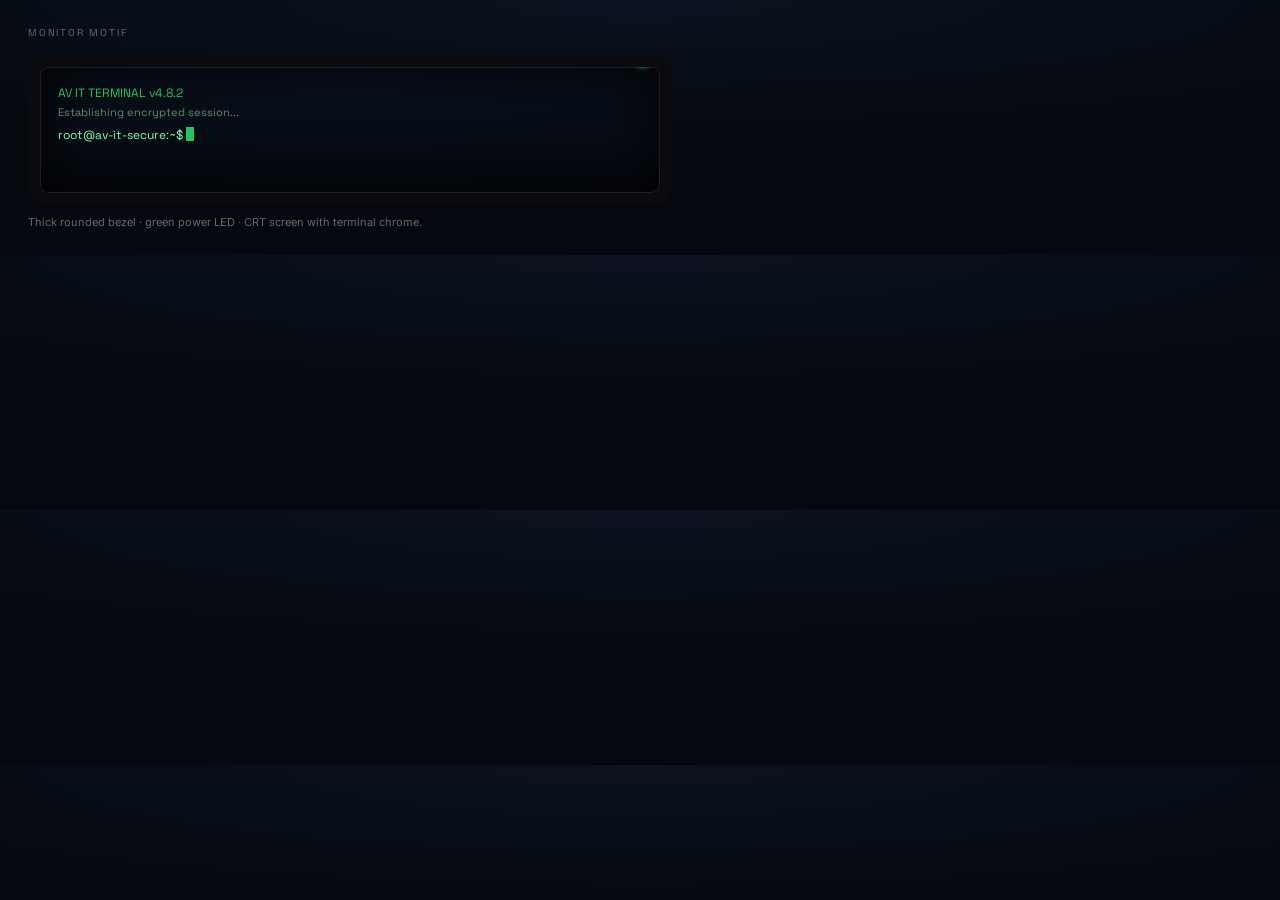
<file: preview/brand-bezel.html>
<!DOCTYPE html><html lang="en"><head><meta charset="UTF-8"/>
<link rel="preconnect" href="https://fonts.googleapis.com"/><link rel="preconnect" href="https://fonts.gstatic.com" crossorigin/>
<link href="https://fonts.googleapis.com/css2?family=Inter:wght@400;500;600;700;800&family=Space+Grotesk:wght@400;500;600;700&display=swap" rel="stylesheet"/>
<link rel="stylesheet" href="https://cdnjs.cloudflare.com/ajax/libs/font-awesome/6.5.1/css/all.min.css"/>
<style>
@font-face{font-family:'Orbitron';src:url('../fonts/Orbitron-VariableFont_wght.ttf') format('truetype');font-weight:400 900;font-display:swap;}
*{box-sizing:border-box;margin:0;padding:0;}
body{width:700px;font-family:'Inter',sans-serif;background:#05080e;color:#dce7f1;
  background-image:radial-gradient(140% 100% at 50% 0%, #0a1320 0%, #05080e 60%);}
.card{padding:26px 28px;}
.disp{font-family:'Orbitron',sans-serif;} .mono{font-family:'Space Grotesk',monospace;}
.muted{color:#8093a6;} .faint{color:#5a6b7d;}
.lbl{font-family:'Space Grotesk',monospace;font-size:10px;letter-spacing:.18em;text-transform:uppercase;color:#5a6b7d;}
.row{display:flex;gap:12px;flex-wrap:wrap;align-items:center;}
.glass{background:rgba(16,24,36,0.62);backdrop-filter:blur(14px);border:1px solid rgba(120,170,220,0.14);border-radius:16px;}

</style></head><body><div class="card">
  <div class="lbl">Monitor motif</div>
  <div style="margin-top:16px;position:relative;height:150px;border:12px solid #0b0b0d;border-radius:20px;background:radial-gradient(140% 100% at 50% 0%, #0a1320, #05080e);box-shadow:inset 0 0 0 1px #1c1f24, inset 0 0 50px 10px rgba(0,0,0,.7);overflow:hidden;">
    <span style="position:absolute;top:-9px;right:14px;width:7px;height:7px;border-radius:50%;background:#22c55e;box-shadow:0 0 6px 2px rgba(34,197,94,.85);"></span>
    <div style="padding:18px;">
      <div class="mono" style="color:#22c55e;font-size:12px;">AV IT TERMINAL v4.8.2</div>
      <div class="mono" style="color:#5b8f6e;font-size:11px;margin-top:4px;">Establishing encrypted session...</div>
      <div class="mono" style="color:#7dffb0;font-size:12px;margin-top:8px;">root@av-it-secure:~$ <span style="display:inline-block;width:8px;height:14px;background:#22c55e;vertical-align:-2px;"></span></div>
    </div>
  </div>
  <div class="faint" style="font-size:11px;margin-top:10px;">Thick rounded bezel · green power LED · CRT screen with terminal chrome.</div>
</div></body></html>
</file>
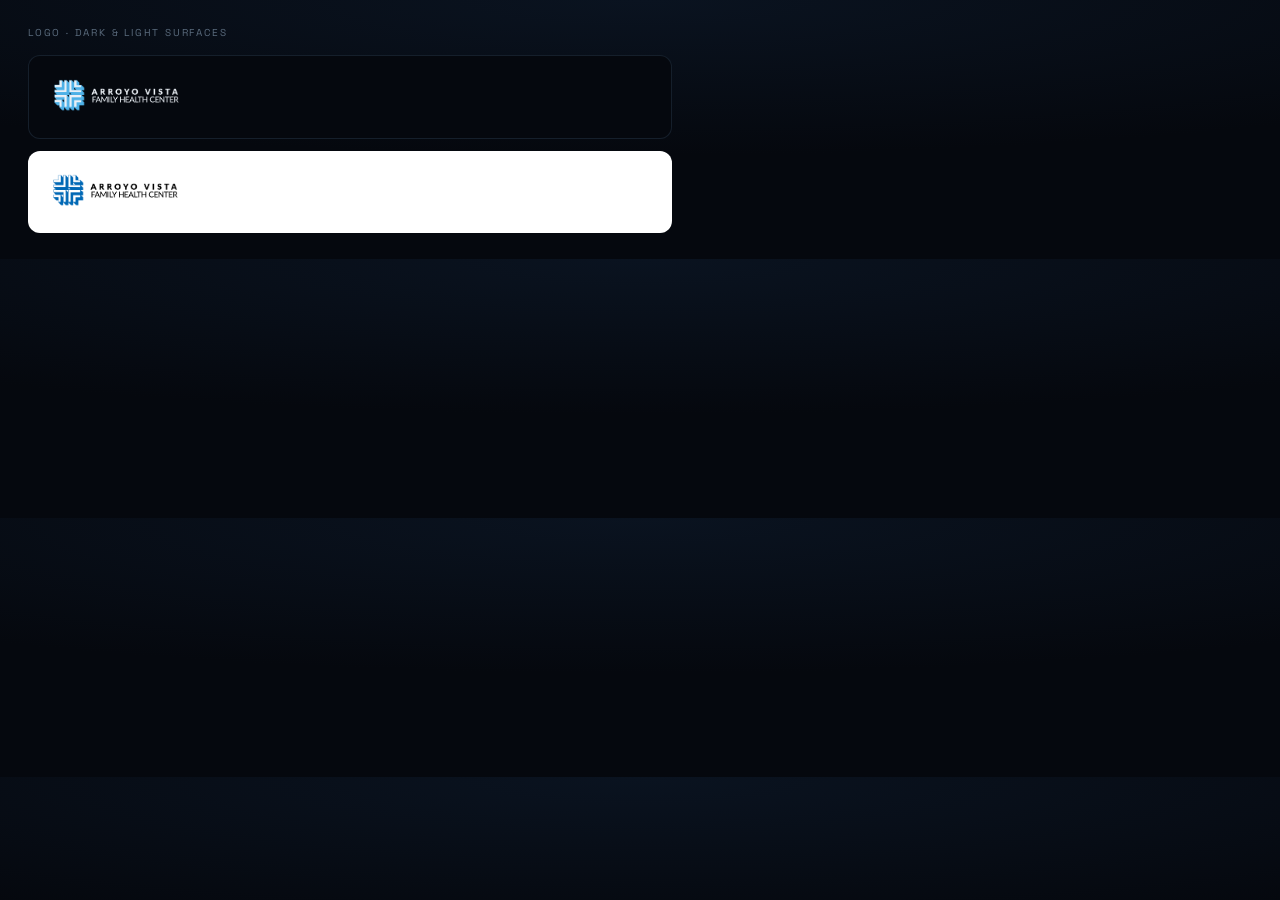
<file: preview/brand-logo.html>
<!DOCTYPE html><html lang="en"><head><meta charset="UTF-8"/>
<link rel="preconnect" href="https://fonts.googleapis.com"/><link rel="preconnect" href="https://fonts.gstatic.com" crossorigin/>
<link href="https://fonts.googleapis.com/css2?family=Inter:wght@400;500;600;700;800&family=Space+Grotesk:wght@400;500;600;700&display=swap" rel="stylesheet"/>
<link rel="stylesheet" href="https://cdnjs.cloudflare.com/ajax/libs/font-awesome/6.5.1/css/all.min.css"/>
<style>
@font-face{font-family:'Orbitron';src:url('../fonts/Orbitron-VariableFont_wght.ttf') format('truetype');font-weight:400 900;font-display:swap;}
*{box-sizing:border-box;margin:0;padding:0;}
body{width:700px;font-family:'Inter',sans-serif;background:#05080e;color:#dce7f1;
  background-image:radial-gradient(140% 100% at 50% 0%, #0a1320 0%, #05080e 60%);}
.card{padding:26px 28px;}
.disp{font-family:'Orbitron',sans-serif;} .mono{font-family:'Space Grotesk',monospace;}
.muted{color:#8093a6;} .faint{color:#5a6b7d;}
.lbl{font-family:'Space Grotesk',monospace;font-size:10px;letter-spacing:.18em;text-transform:uppercase;color:#5a6b7d;}
.row{display:flex;gap:12px;flex-wrap:wrap;align-items:center;}
.glass{background:rgba(16,24,36,0.62);backdrop-filter:blur(14px);border:1px solid rgba(120,170,220,0.14);border-radius:16px;}

</style></head><body><div class="card">
  <div class="lbl">Logo · dark & light surfaces</div>
  <div style="margin-top:16px;padding:22px;border-radius:12px;background:#05080e;border:1px solid rgba(120,170,220,0.14);">
    <img src="../assets/logo-arroyo-vista-dark.png" style="height:34px;" />
  </div>
  <div style="margin-top:12px;padding:22px;border-radius:12px;background:#ffffff;">
    <img src="../assets/logo-arroyo-vista.png" style="height:34px;" />
  </div>
</div></body></html>
</file>
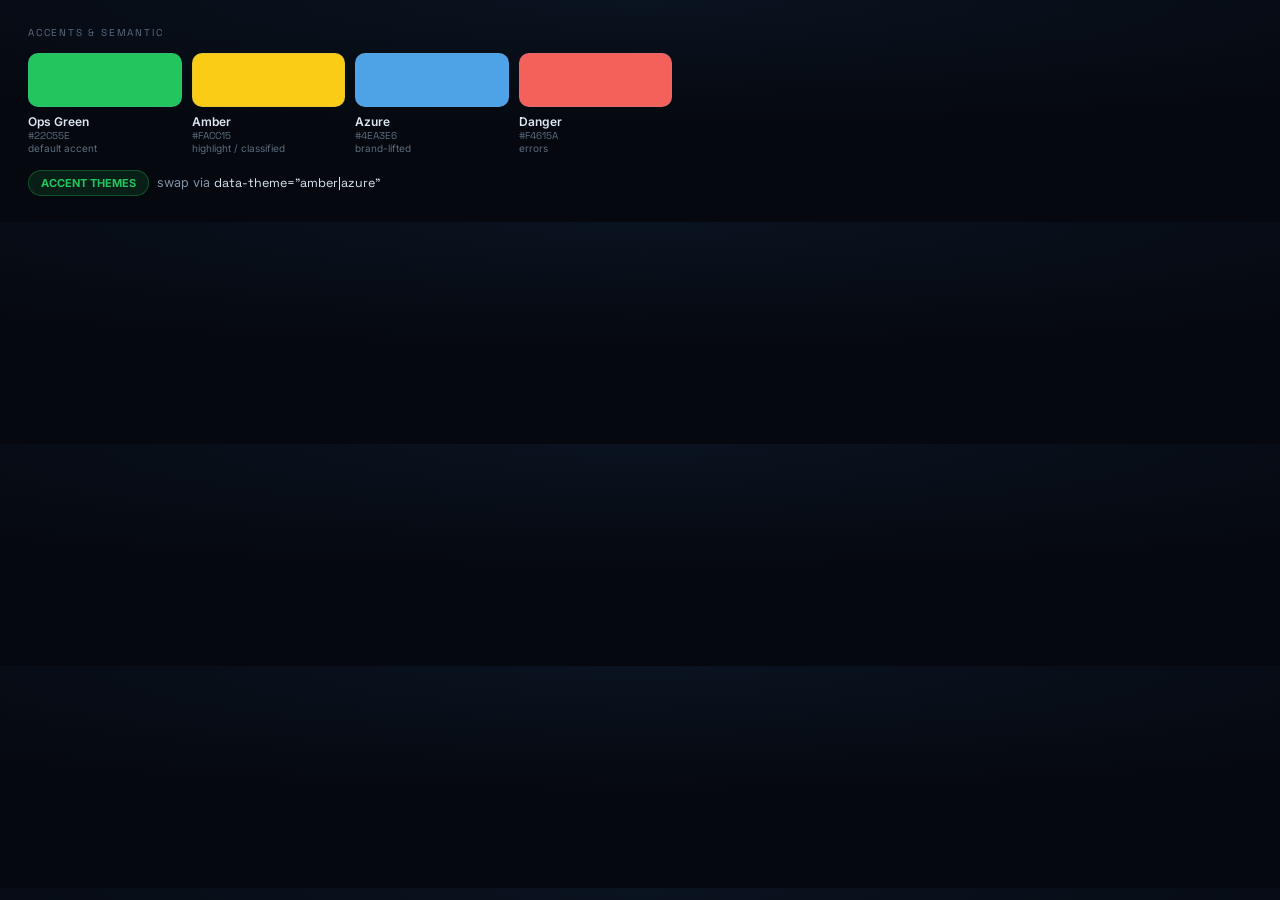
<file: preview/colors-accents.html>
<!DOCTYPE html><html lang="en"><head><meta charset="UTF-8"/>
<link rel="preconnect" href="https://fonts.googleapis.com"/><link rel="preconnect" href="https://fonts.gstatic.com" crossorigin/>
<link href="https://fonts.googleapis.com/css2?family=Inter:wght@400;500;600;700;800&family=Space+Grotesk:wght@400;500;600;700&display=swap" rel="stylesheet"/>
<link rel="stylesheet" href="https://cdnjs.cloudflare.com/ajax/libs/font-awesome/6.5.1/css/all.min.css"/>
<style>
@font-face{font-family:'Orbitron';src:url('../fonts/Orbitron-VariableFont_wght.ttf') format('truetype');font-weight:400 900;font-display:swap;}
*{box-sizing:border-box;margin:0;padding:0;}
body{width:700px;font-family:'Inter',sans-serif;background:#05080e;color:#dce7f1;
  background-image:radial-gradient(140% 100% at 50% 0%, #0a1320 0%, #05080e 60%);}
.card{padding:26px 28px;}
.disp{font-family:'Orbitron',sans-serif;} .mono{font-family:'Space Grotesk',monospace;}
.muted{color:#8093a6;} .faint{color:#5a6b7d;}
.lbl{font-family:'Space Grotesk',monospace;font-size:10px;letter-spacing:.18em;text-transform:uppercase;color:#5a6b7d;}
.row{display:flex;gap:12px;flex-wrap:wrap;align-items:center;}
.glass{background:rgba(16,24,36,0.62);backdrop-filter:blur(14px);border:1px solid rgba(120,170,220,0.14);border-radius:16px;}

</style></head><body><div class="card">
  <div class="lbl">Accents & semantic</div>
  <div class="row" style="margin-top:14px;gap:10px;">
    <div style="flex:1;min-width:120px;">
  <div style="height:54px;border-radius:10px;background:#22c55e;border:1px solid rgba(120,170,220,0.16);"></div>
  <div style="font-size:12px;font-weight:600;margin-top:7px;color:#dce7f1;">Ops Green</div>
  <div class="mono faint" style="font-size:10px;text-transform:uppercase;">#22c55e</div>
  <div class="faint" style="font-size:10px;">default accent</div></div><div style="flex:1;min-width:120px;">
  <div style="height:54px;border-radius:10px;background:#facc15;border:1px solid rgba(120,170,220,0.16);"></div>
  <div style="font-size:12px;font-weight:600;margin-top:7px;color:#dce7f1;">Amber</div>
  <div class="mono faint" style="font-size:10px;text-transform:uppercase;">#facc15</div>
  <div class="faint" style="font-size:10px;">highlight / classified</div></div><div style="flex:1;min-width:120px;">
  <div style="height:54px;border-radius:10px;background:#4ea3e6;border:1px solid rgba(120,170,220,0.16);"></div>
  <div style="font-size:12px;font-weight:600;margin-top:7px;color:#dce7f1;">Azure</div>
  <div class="mono faint" style="font-size:10px;text-transform:uppercase;">#4ea3e6</div>
  <div class="faint" style="font-size:10px;">brand-lifted</div></div><div style="flex:1;min-width:120px;">
  <div style="height:54px;border-radius:10px;background:#f4615a;border:1px solid rgba(120,170,220,0.16);"></div>
  <div style="font-size:12px;font-weight:600;margin-top:7px;color:#dce7f1;">Danger</div>
  <div class="mono faint" style="font-size:10px;text-transform:uppercase;">#f4615a</div>
  <div class="faint" style="font-size:10px;">errors</div></div>
  </div>
  <div class="row" style="margin-top:16px;gap:8px;">
    <span style="font-size:11px;font-weight:700;padding:5px 12px;border-radius:999px;background:rgba(34,197,94,.12);color:#22c55e;border:1px solid rgba(34,197,94,.3);">ACCENT THEMES</span>
    <span class="muted" style="font-size:12.5px;">swap via <span class="mono" style="color:#dce7f1;">data-theme="amber|azure"</span></span>
  </div>
</div></body></html>
</file>
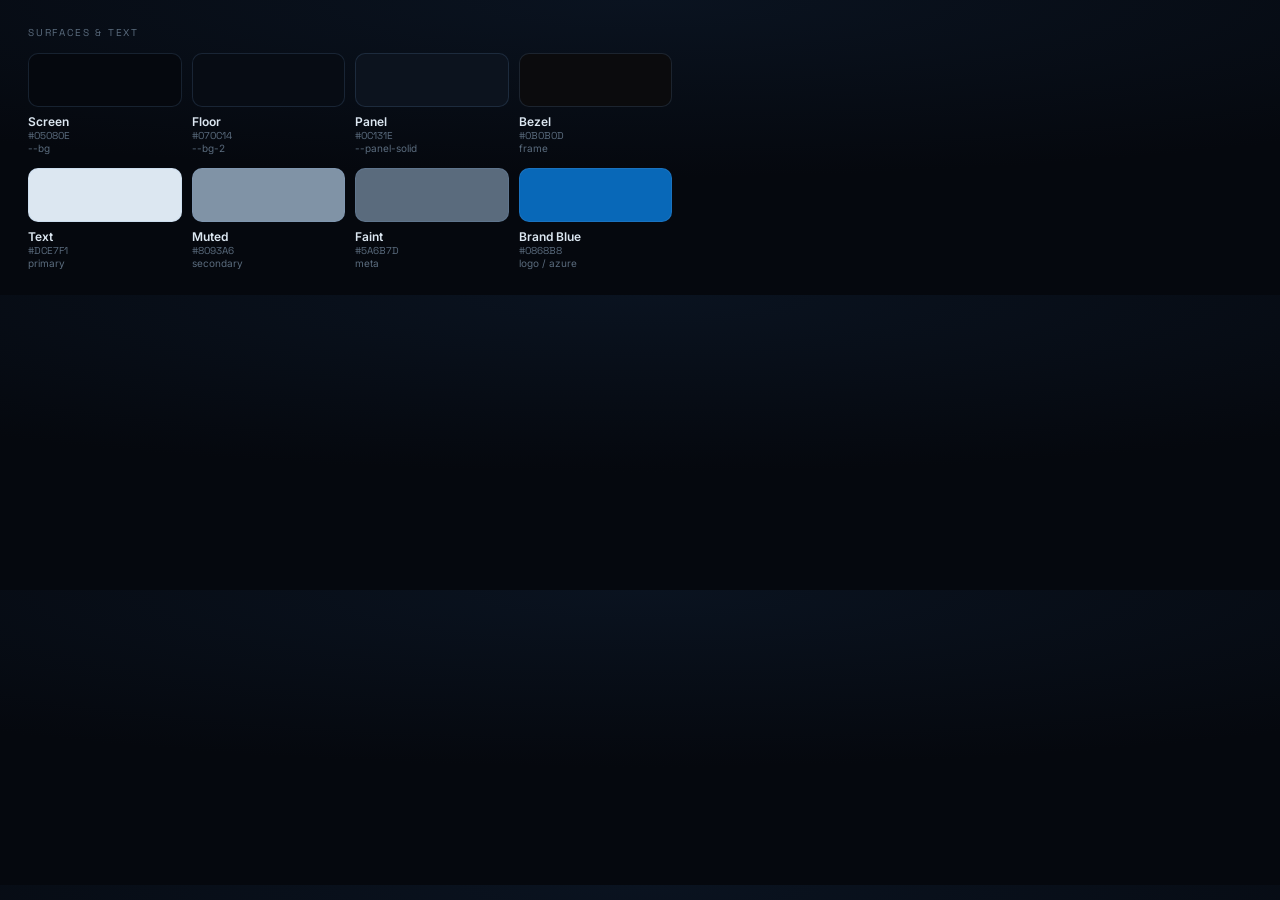
<file: preview/colors-surfaces.html>
<!DOCTYPE html><html lang="en"><head><meta charset="UTF-8"/>
<link rel="preconnect" href="https://fonts.googleapis.com"/><link rel="preconnect" href="https://fonts.gstatic.com" crossorigin/>
<link href="https://fonts.googleapis.com/css2?family=Inter:wght@400;500;600;700;800&family=Space+Grotesk:wght@400;500;600;700&display=swap" rel="stylesheet"/>
<link rel="stylesheet" href="https://cdnjs.cloudflare.com/ajax/libs/font-awesome/6.5.1/css/all.min.css"/>
<style>
@font-face{font-family:'Orbitron';src:url('../fonts/Orbitron-VariableFont_wght.ttf') format('truetype');font-weight:400 900;font-display:swap;}
*{box-sizing:border-box;margin:0;padding:0;}
body{width:700px;font-family:'Inter',sans-serif;background:#05080e;color:#dce7f1;
  background-image:radial-gradient(140% 100% at 50% 0%, #0a1320 0%, #05080e 60%);}
.card{padding:26px 28px;}
.disp{font-family:'Orbitron',sans-serif;} .mono{font-family:'Space Grotesk',monospace;}
.muted{color:#8093a6;} .faint{color:#5a6b7d;}
.lbl{font-family:'Space Grotesk',monospace;font-size:10px;letter-spacing:.18em;text-transform:uppercase;color:#5a6b7d;}
.row{display:flex;gap:12px;flex-wrap:wrap;align-items:center;}
.glass{background:rgba(16,24,36,0.62);backdrop-filter:blur(14px);border:1px solid rgba(120,170,220,0.14);border-radius:16px;}

</style></head><body><div class="card">
  <div class="lbl">Surfaces & text</div>
  <div class="row" style="margin-top:14px;gap:10px;">
    <div style="flex:1;min-width:120px;">
  <div style="height:54px;border-radius:10px;background:#05080e;border:1px solid rgba(120,170,220,0.16);"></div>
  <div style="font-size:12px;font-weight:600;margin-top:7px;color:#dce7f1;">Screen</div>
  <div class="mono faint" style="font-size:10px;text-transform:uppercase;">#05080e</div>
  <div class="faint" style="font-size:10px;">--bg</div></div><div style="flex:1;min-width:120px;">
  <div style="height:54px;border-radius:10px;background:#070c14;border:1px solid rgba(120,170,220,0.16);"></div>
  <div style="font-size:12px;font-weight:600;margin-top:7px;color:#dce7f1;">Floor</div>
  <div class="mono faint" style="font-size:10px;text-transform:uppercase;">#070c14</div>
  <div class="faint" style="font-size:10px;">--bg-2</div></div><div style="flex:1;min-width:120px;">
  <div style="height:54px;border-radius:10px;background:#0c131e;border:1px solid rgba(120,170,220,0.16);"></div>
  <div style="font-size:12px;font-weight:600;margin-top:7px;color:#dce7f1;">Panel</div>
  <div class="mono faint" style="font-size:10px;text-transform:uppercase;">#0c131e</div>
  <div class="faint" style="font-size:10px;">--panel-solid</div></div><div style="flex:1;min-width:120px;">
  <div style="height:54px;border-radius:10px;background:#0b0b0d;border:1px solid rgba(120,170,220,0.16);"></div>
  <div style="font-size:12px;font-weight:600;margin-top:7px;color:#dce7f1;">Bezel</div>
  <div class="mono faint" style="font-size:10px;text-transform:uppercase;">#0b0b0d</div>
  <div class="faint" style="font-size:10px;">frame</div></div>
  </div>
  <div class="row" style="margin-top:14px;gap:10px;">
    <div style="flex:1;min-width:120px;">
  <div style="height:54px;border-radius:10px;background:#dce7f1;border:1px solid rgba(120,170,220,0.16);"></div>
  <div style="font-size:12px;font-weight:600;margin-top:7px;color:#dce7f1;">Text</div>
  <div class="mono faint" style="font-size:10px;text-transform:uppercase;">#dce7f1</div>
  <div class="faint" style="font-size:10px;">primary</div></div><div style="flex:1;min-width:120px;">
  <div style="height:54px;border-radius:10px;background:#8093a6;border:1px solid rgba(120,170,220,0.16);"></div>
  <div style="font-size:12px;font-weight:600;margin-top:7px;color:#dce7f1;">Muted</div>
  <div class="mono faint" style="font-size:10px;text-transform:uppercase;">#8093a6</div>
  <div class="faint" style="font-size:10px;">secondary</div></div><div style="flex:1;min-width:120px;">
  <div style="height:54px;border-radius:10px;background:#5a6b7d;border:1px solid rgba(120,170,220,0.16);"></div>
  <div style="font-size:12px;font-weight:600;margin-top:7px;color:#dce7f1;">Faint</div>
  <div class="mono faint" style="font-size:10px;text-transform:uppercase;">#5a6b7d</div>
  <div class="faint" style="font-size:10px;">meta</div></div><div style="flex:1;min-width:120px;">
  <div style="height:54px;border-radius:10px;background:#0868B8;border:1px solid rgba(120,170,220,0.16);"></div>
  <div style="font-size:12px;font-weight:600;margin-top:7px;color:#dce7f1;">Brand Blue</div>
  <div class="mono faint" style="font-size:10px;text-transform:uppercase;">#0868B8</div>
  <div class="faint" style="font-size:10px;">logo / azure</div></div>
  </div>
</div></body></html>
</file>
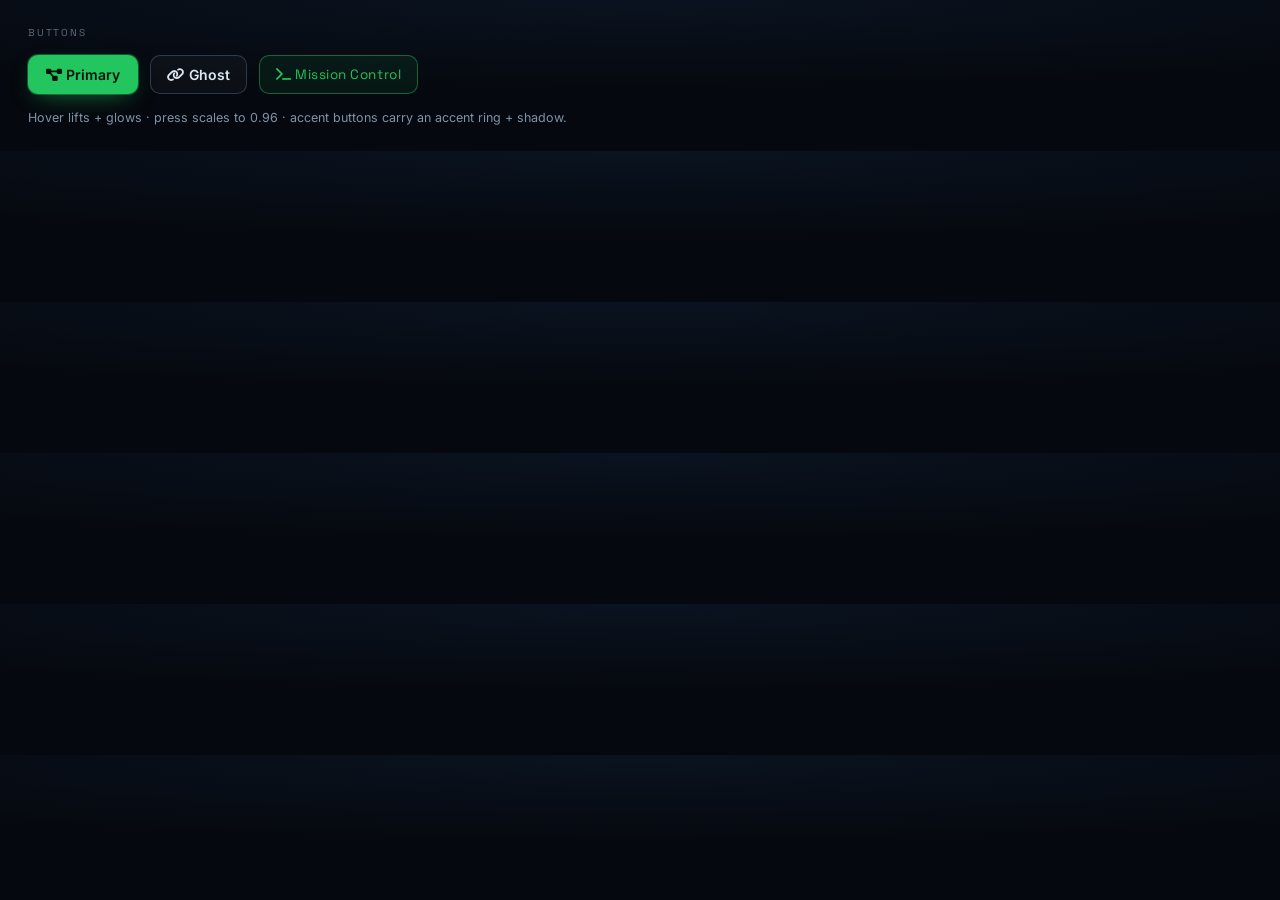
<file: preview/components-buttons.html>
<!DOCTYPE html><html lang="en"><head><meta charset="UTF-8"/>
<link rel="preconnect" href="https://fonts.googleapis.com"/><link rel="preconnect" href="https://fonts.gstatic.com" crossorigin/>
<link href="https://fonts.googleapis.com/css2?family=Inter:wght@400;500;600;700;800&family=Space+Grotesk:wght@400;500;600;700&display=swap" rel="stylesheet"/>
<link rel="stylesheet" href="https://cdnjs.cloudflare.com/ajax/libs/font-awesome/6.5.1/css/all.min.css"/>
<style>
@font-face{font-family:'Orbitron';src:url('../fonts/Orbitron-VariableFont_wght.ttf') format('truetype');font-weight:400 900;font-display:swap;}
*{box-sizing:border-box;margin:0;padding:0;}
body{width:700px;font-family:'Inter',sans-serif;background:#05080e;color:#dce7f1;
  background-image:radial-gradient(140% 100% at 50% 0%, #0a1320 0%, #05080e 60%);}
.card{padding:26px 28px;}
.disp{font-family:'Orbitron',sans-serif;} .mono{font-family:'Space Grotesk',monospace;}
.muted{color:#8093a6;} .faint{color:#5a6b7d;}
.lbl{font-family:'Space Grotesk',monospace;font-size:10px;letter-spacing:.18em;text-transform:uppercase;color:#5a6b7d;}
.row{display:flex;gap:12px;flex-wrap:wrap;align-items:center;}
.glass{background:rgba(16,24,36,0.62);backdrop-filter:blur(14px);border:1px solid rgba(120,170,220,0.14);border-radius:16px;}

</style></head><body><div class="card">
  <div class="lbl">Buttons</div>
  <div class="row" style="margin-top:16px;">
    <span style="background:#22c55e;color:#04130a;border-radius:10px;padding:11px 18px;font-size:14px;font-weight:600;box-shadow:0 0 0 1px rgba(34,197,94,.4),0 8px 24px -10px rgba(34,197,94,.7);"><i class="fa-solid fa-diagram-project"></i> Primary</span>
    <span style="background:rgba(255,255,255,0.03);color:#dce7f1;border:1px solid rgba(120,170,220,0.28);border-radius:10px;padding:10px 16px;font-size:14px;font-weight:600;"><i class="fa-solid fa-link"></i> Ghost</span>
    <span class="mono" style="background:rgba(34,197,94,0.08);color:#22c55e;border:1px solid rgba(34,197,94,0.45);border-radius:10px;padding:10px 16px;font-size:13.5px;letter-spacing:.04em;"><i class="fa-solid fa-terminal"></i> Mission Control</span>
  </div>
  <div class="muted" style="font-size:12.5px;margin-top:16px;">Hover lifts + glows · press scales to 0.96 · accent buttons carry an accent ring + shadow.</div>
</div></body></html>
</file>
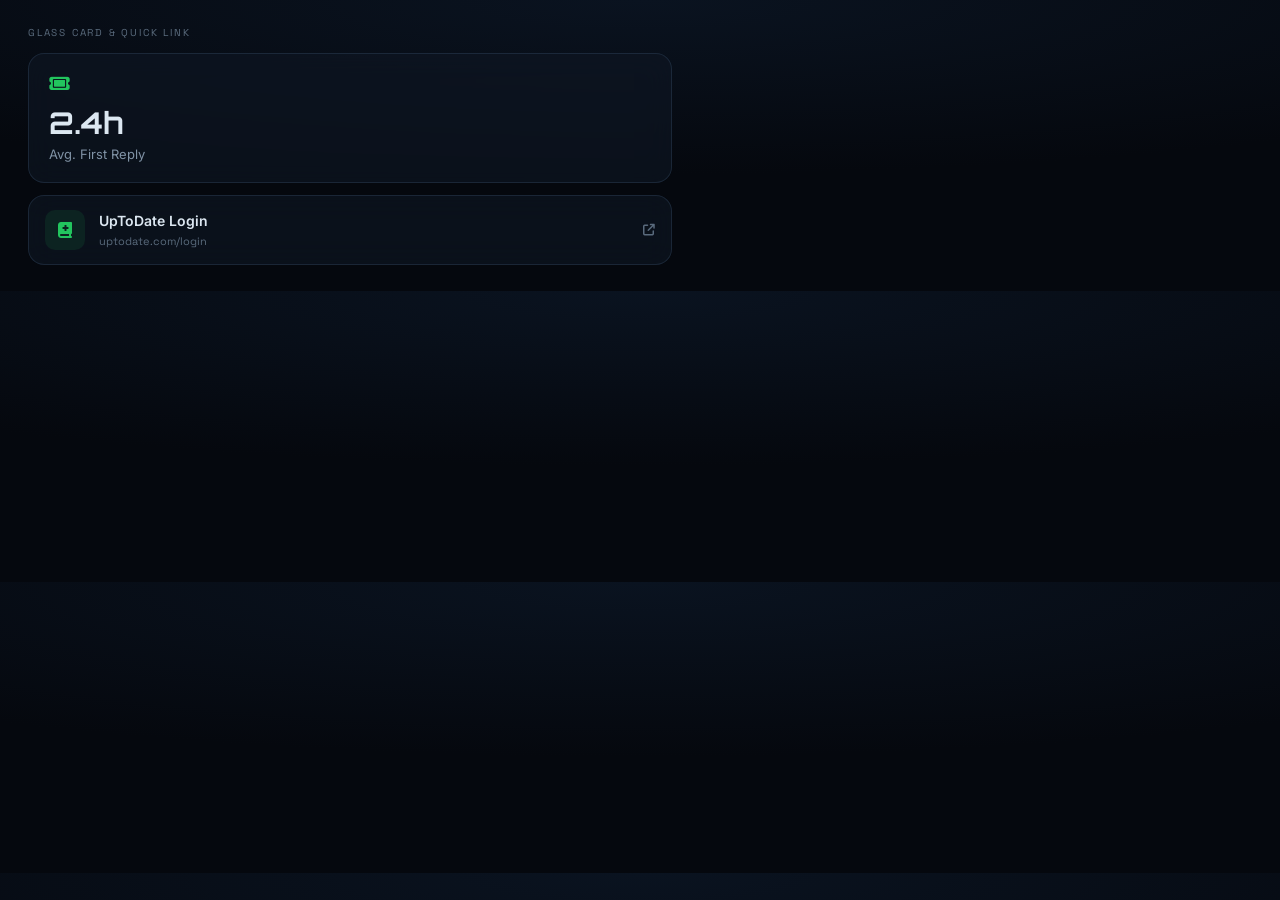
<file: preview/components-card.html>
<!DOCTYPE html><html lang="en"><head><meta charset="UTF-8"/>
<link rel="preconnect" href="https://fonts.googleapis.com"/><link rel="preconnect" href="https://fonts.gstatic.com" crossorigin/>
<link href="https://fonts.googleapis.com/css2?family=Inter:wght@400;500;600;700;800&family=Space+Grotesk:wght@400;500;600;700&display=swap" rel="stylesheet"/>
<link rel="stylesheet" href="https://cdnjs.cloudflare.com/ajax/libs/font-awesome/6.5.1/css/all.min.css"/>
<style>
@font-face{font-family:'Orbitron';src:url('../fonts/Orbitron-VariableFont_wght.ttf') format('truetype');font-weight:400 900;font-display:swap;}
*{box-sizing:border-box;margin:0;padding:0;}
body{width:700px;font-family:'Inter',sans-serif;background:#05080e;color:#dce7f1;
  background-image:radial-gradient(140% 100% at 50% 0%, #0a1320 0%, #05080e 60%);}
.card{padding:26px 28px;}
.disp{font-family:'Orbitron',sans-serif;} .mono{font-family:'Space Grotesk',monospace;}
.muted{color:#8093a6;} .faint{color:#5a6b7d;}
.lbl{font-family:'Space Grotesk',monospace;font-size:10px;letter-spacing:.18em;text-transform:uppercase;color:#5a6b7d;}
.row{display:flex;gap:12px;flex-wrap:wrap;align-items:center;}
.glass{background:rgba(16,24,36,0.62);backdrop-filter:blur(14px);border:1px solid rgba(120,170,220,0.14);border-radius:16px;}

</style></head><body><div class="card">
  <div class="lbl">Glass card & quick link</div>
  <div class="glass" style="padding:20px;margin-top:14px;">
    <i class="fa-solid fa-ticket" style="color:#22c55e;font-size:18px;"></i>
    <div class="disp" style="font-size:30px;font-weight:700;margin-top:10px;">2.4h</div>
    <div class="muted" style="font-size:13px;margin-top:5px;">Avg. First Reply</div>
  </div>
  <a class="glass" style="display:flex;align-items:center;gap:14px;padding:14px 16px;margin-top:12px;text-decoration:none;color:#dce7f1;">
    <span style="width:40px;height:40px;border-radius:10px;display:grid;place-items:center;background:rgba(34,197,94,0.1);color:#22c55e;"><i class="fa-solid fa-book-medical"></i></span>
    <span style="flex:1;"><span style="display:block;font-weight:600;font-size:14px;">UpToDate Login</span><span class="mono faint" style="font-size:11px;">uptodate.com/login</span></span>
    <i class="fa-solid fa-arrow-up-right-from-square faint" style="font-size:12px;"></i>
  </a>
</div></body></html>
</file>
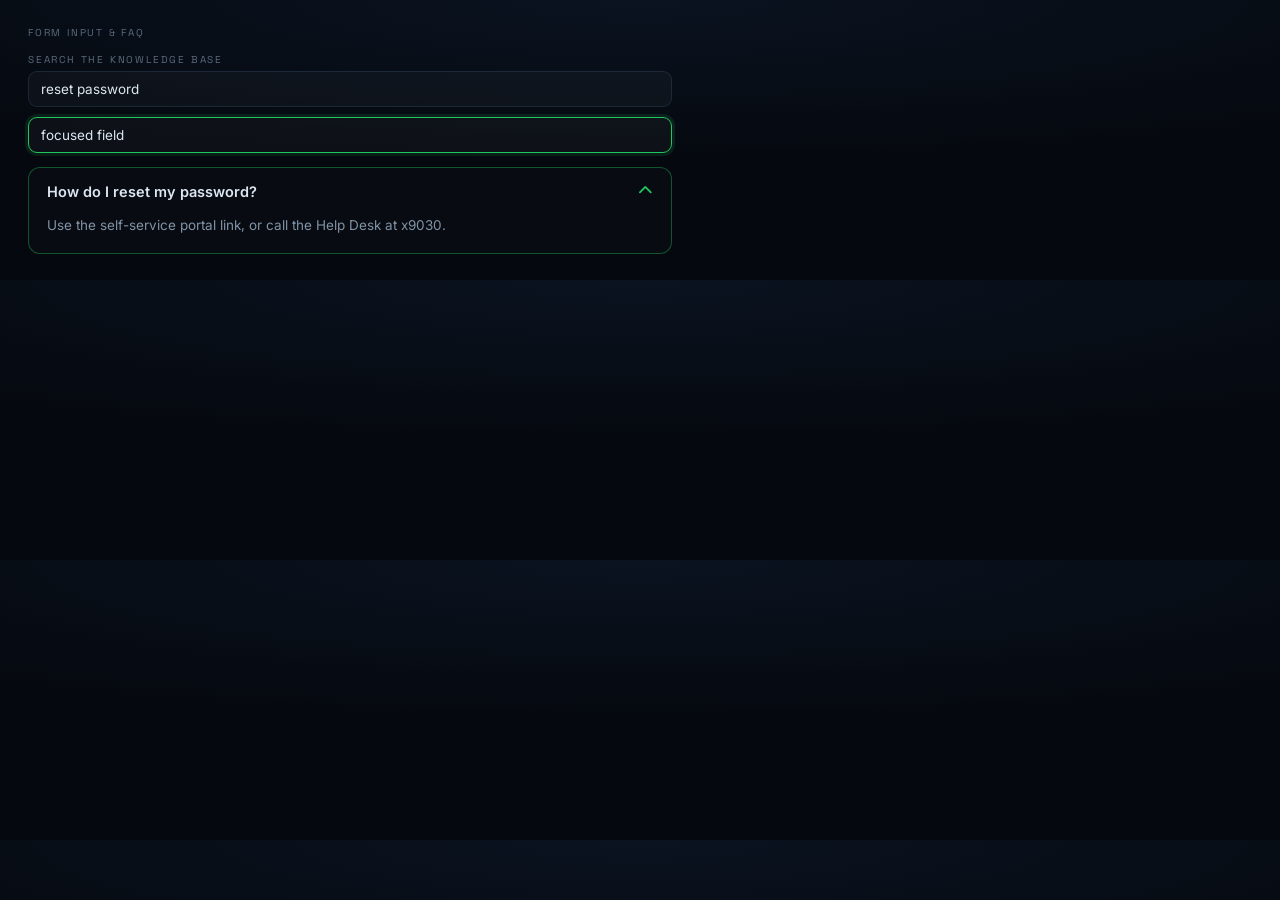
<file: preview/components-form.html>
<!DOCTYPE html><html lang="en"><head><meta charset="UTF-8"/>
<link rel="preconnect" href="https://fonts.googleapis.com"/><link rel="preconnect" href="https://fonts.gstatic.com" crossorigin/>
<link href="https://fonts.googleapis.com/css2?family=Inter:wght@400;500;600;700;800&family=Space+Grotesk:wght@400;500;600;700&display=swap" rel="stylesheet"/>
<link rel="stylesheet" href="https://cdnjs.cloudflare.com/ajax/libs/font-awesome/6.5.1/css/all.min.css"/>
<style>
@font-face{font-family:'Orbitron';src:url('../fonts/Orbitron-VariableFont_wght.ttf') format('truetype');font-weight:400 900;font-display:swap;}
*{box-sizing:border-box;margin:0;padding:0;}
body{width:700px;font-family:'Inter',sans-serif;background:#05080e;color:#dce7f1;
  background-image:radial-gradient(140% 100% at 50% 0%, #0a1320 0%, #05080e 60%);}
.card{padding:26px 28px;}
.disp{font-family:'Orbitron',sans-serif;} .mono{font-family:'Space Grotesk',monospace;}
.muted{color:#8093a6;} .faint{color:#5a6b7d;}
.lbl{font-family:'Space Grotesk',monospace;font-size:10px;letter-spacing:.18em;text-transform:uppercase;color:#5a6b7d;}
.row{display:flex;gap:12px;flex-wrap:wrap;align-items:center;}
.glass{background:rgba(16,24,36,0.62);backdrop-filter:blur(14px);border:1px solid rgba(120,170,220,0.14);border-radius:16px;}
.input{background:rgba(255,255,255,0.03);border:1px solid rgba(120,170,220,0.14);border-radius:9px;color:#dce7f1;font-family:inherit;font-size:13.5px;padding:9px 12px;width:100%;}
</style></head><body><div class="card">
  <div class="lbl">Form input & FAQ</div>
  <div style="margin-top:14px;">
    <div class="lbl" style="margin-bottom:5px;">Search the knowledge base</div>
    <input class="input" value="reset password" />
    <input class="input" style="margin-top:10px;border-color:#22c55e;box-shadow:0 0 0 3px rgba(34,197,94,.12);" value="focused field" />
  </div>
  <div style="border:1px solid rgba(34,197,94,0.4);border-radius:12px;margin-top:14px;background:rgba(255,255,255,0.015);">
    <div style="display:flex;align-items:center;justify-content:space-between;padding:15px 18px;font-weight:600;font-size:14.5px;">How do I reset my password? <i class="fa-solid fa-chevron-up" style="color:#22c55e;"></i></div>
    <div class="muted" style="padding:0 18px 16px;font-size:13.5px;line-height:1.6;">Use the self-service portal link, or call the Help Desk at x9030.</div>
  </div>
</div></body></html>
</file>
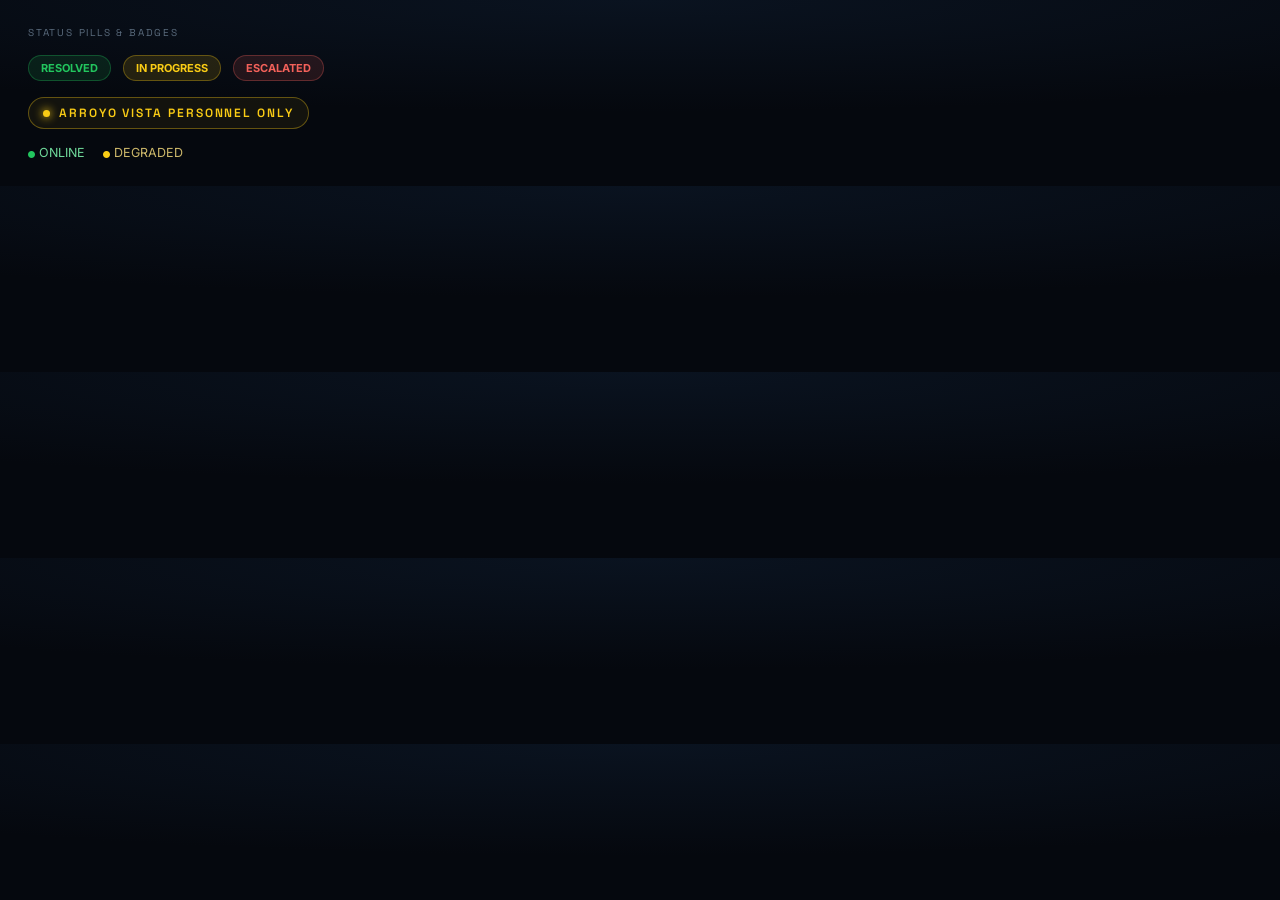
<file: preview/components-pills.html>
<!DOCTYPE html><html lang="en"><head><meta charset="UTF-8"/>
<link rel="preconnect" href="https://fonts.googleapis.com"/><link rel="preconnect" href="https://fonts.gstatic.com" crossorigin/>
<link href="https://fonts.googleapis.com/css2?family=Inter:wght@400;500;600;700;800&family=Space+Grotesk:wght@400;500;600;700&display=swap" rel="stylesheet"/>
<link rel="stylesheet" href="https://cdnjs.cloudflare.com/ajax/libs/font-awesome/6.5.1/css/all.min.css"/>
<style>
@font-face{font-family:'Orbitron';src:url('../fonts/Orbitron-VariableFont_wght.ttf') format('truetype');font-weight:400 900;font-display:swap;}
*{box-sizing:border-box;margin:0;padding:0;}
body{width:700px;font-family:'Inter',sans-serif;background:#05080e;color:#dce7f1;
  background-image:radial-gradient(140% 100% at 50% 0%, #0a1320 0%, #05080e 60%);}
.card{padding:26px 28px;}
.disp{font-family:'Orbitron',sans-serif;} .mono{font-family:'Space Grotesk',monospace;}
.muted{color:#8093a6;} .faint{color:#5a6b7d;}
.lbl{font-family:'Space Grotesk',monospace;font-size:10px;letter-spacing:.18em;text-transform:uppercase;color:#5a6b7d;}
.row{display:flex;gap:12px;flex-wrap:wrap;align-items:center;}
.glass{background:rgba(16,24,36,0.62);backdrop-filter:blur(14px);border:1px solid rgba(120,170,220,0.14);border-radius:16px;}

</style></head><body><div class="card">
  <div class="lbl">Status pills & badges</div>
  <div class="row" style="margin-top:16px;">
    <span style="font-size:11px;font-weight:700;padding:5px 12px;border-radius:999px;background:rgba(34,197,94,.12);color:#22c55e;border:1px solid rgba(34,197,94,.3);">RESOLVED</span>
    <span style="font-size:11px;font-weight:700;padding:5px 12px;border-radius:999px;background:rgba(250,204,21,.12);color:#facc15;border:1px solid rgba(250,204,21,.3);">IN PROGRESS</span>
    <span style="font-size:11px;font-weight:700;padding:5px 12px;border-radius:999px;background:rgba(244,97,90,.12);color:#f4615a;border:1px solid rgba(244,97,90,.3);">ESCALATED</span>
  </div>
  <div class="row" style="margin-top:16px;">
    <span class="mono" style="display:inline-flex;align-items:center;gap:9px;font-size:12px;letter-spacing:.16em;text-transform:uppercase;font-weight:600;color:#facc15;border:1px solid rgba(250,204,21,0.35);background:rgba(250,204,21,0.06);padding:7px 14px;border-radius:999px;"><span style="width:7px;height:7px;border-radius:50%;background:#facc15;box-shadow:0 0 8px 1px rgba(250,204,21,.8);"></span> Arroyo Vista Personnel Only</span>
  </div>
  <div class="row" style="margin-top:16px;gap:18px;">
    <span style="font-size:12.5px;color:#6fd99a;"><i class="fa-solid fa-circle" style="font-size:7px;color:#22c55e;"></i> ONLINE</span>
    <span style="font-size:12.5px;color:#cdb86a;"><i class="fa-solid fa-circle" style="font-size:7px;color:#facc15;"></i> DEGRADED</span>
  </div>
</div></body></html>
</file>
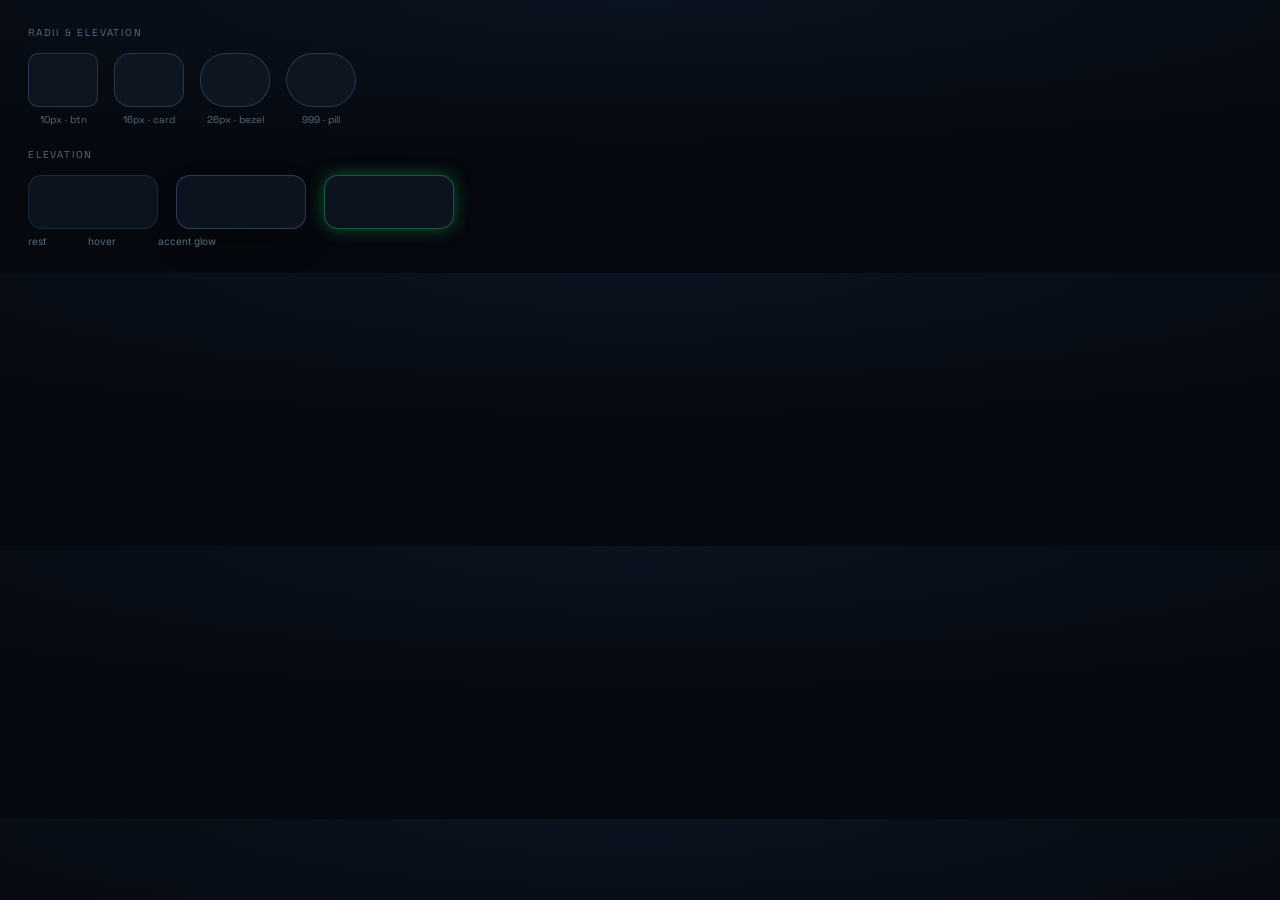
<file: preview/spacing-radii.html>
<!DOCTYPE html><html lang="en"><head><meta charset="UTF-8"/>
<link rel="preconnect" href="https://fonts.googleapis.com"/><link rel="preconnect" href="https://fonts.gstatic.com" crossorigin/>
<link href="https://fonts.googleapis.com/css2?family=Inter:wght@400;500;600;700;800&family=Space+Grotesk:wght@400;500;600;700&display=swap" rel="stylesheet"/>
<link rel="stylesheet" href="https://cdnjs.cloudflare.com/ajax/libs/font-awesome/6.5.1/css/all.min.css"/>
<style>
@font-face{font-family:'Orbitron';src:url('../fonts/Orbitron-VariableFont_wght.ttf') format('truetype');font-weight:400 900;font-display:swap;}
*{box-sizing:border-box;margin:0;padding:0;}
body{width:700px;font-family:'Inter',sans-serif;background:#05080e;color:#dce7f1;
  background-image:radial-gradient(140% 100% at 50% 0%, #0a1320 0%, #05080e 60%);}
.card{padding:26px 28px;}
.disp{font-family:'Orbitron',sans-serif;} .mono{font-family:'Space Grotesk',monospace;}
.muted{color:#8093a6;} .faint{color:#5a6b7d;}
.lbl{font-family:'Space Grotesk',monospace;font-size:10px;letter-spacing:.18em;text-transform:uppercase;color:#5a6b7d;}
.row{display:flex;gap:12px;flex-wrap:wrap;align-items:center;}
.glass{background:rgba(16,24,36,0.62);backdrop-filter:blur(14px);border:1px solid rgba(120,170,220,0.14);border-radius:16px;}

</style></head><body><div class="card">
  <div class="lbl">Radii & elevation</div>
  <div class="row" style="margin-top:14px;gap:16px;align-items:flex-end;">
    <div style="text-align:center;">
      <div style="width:70px;height:54px;background:rgba(16,24,36,0.8);border:1px solid rgba(120,170,220,0.24);border-radius:10px;"></div>
      <div class="faint mono" style="font-size:10px;margin-top:6px;">10px · btn</div></div><div style="text-align:center;">
      <div style="width:70px;height:54px;background:rgba(16,24,36,0.8);border:1px solid rgba(120,170,220,0.24);border-radius:16px;"></div>
      <div class="faint mono" style="font-size:10px;margin-top:6px;">16px · card</div></div><div style="text-align:center;">
      <div style="width:70px;height:54px;background:rgba(16,24,36,0.8);border:1px solid rgba(120,170,220,0.24);border-radius:26px;"></div>
      <div class="faint mono" style="font-size:10px;margin-top:6px;">26px · bezel</div></div><div style="text-align:center;">
      <div style="width:70px;height:54px;background:rgba(16,24,36,0.8);border:1px solid rgba(120,170,220,0.24);border-radius:999px;"></div>
      <div class="faint mono" style="font-size:10px;margin-top:6px;">999 · pill</div></div>
  </div>
  <div class="lbl" style="margin-top:22px;">Elevation</div>
  <div class="row" style="margin-top:14px;gap:18px;">
    <div style="width:130px;height:54px;border-radius:14px;background:#0c131e;border:1px solid rgba(120,170,220,0.14);"></div>
    <div style="width:130px;height:54px;border-radius:14px;background:#0c131e;border:1px solid rgba(120,170,220,0.28);box-shadow:0 16px 40px -18px rgba(0,0,0,.85);"></div>
    <div style="width:130px;height:54px;border-radius:14px;background:#0c131e;border:1px solid rgba(34,197,94,.4);box-shadow:0 0 18px -2px rgba(34,197,94,.5);"></div>
  </div>
  <div class="row" style="gap:42px;margin-top:6px;"><span class="faint" style="font-size:10px;">rest</span><span class="faint" style="font-size:10px;">hover</span><span class="faint" style="font-size:10px;">accent glow</span></div>
</div></body></html>
</file>
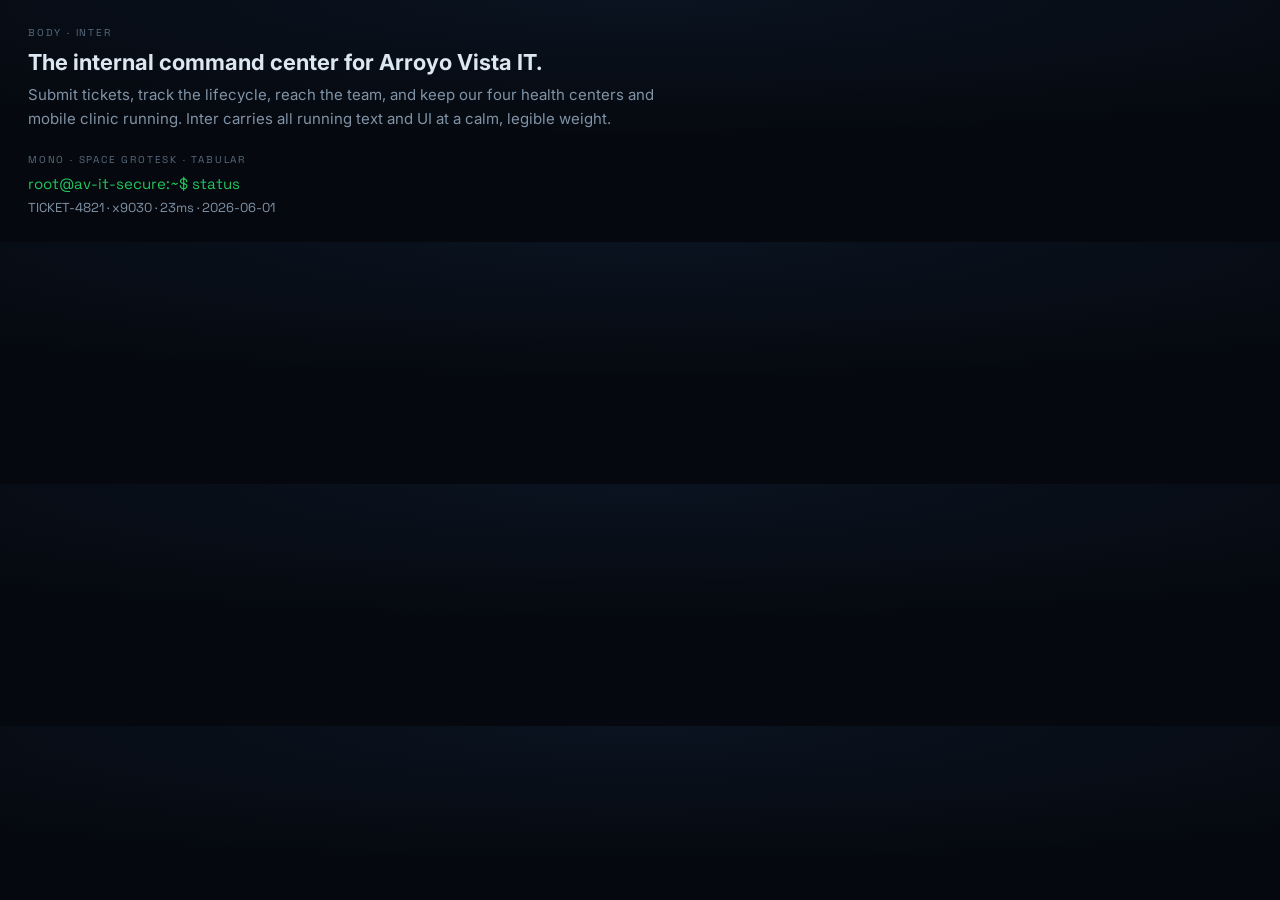
<file: preview/type-body.html>
<!DOCTYPE html><html lang="en"><head><meta charset="UTF-8"/>
<link rel="preconnect" href="https://fonts.googleapis.com"/><link rel="preconnect" href="https://fonts.gstatic.com" crossorigin/>
<link href="https://fonts.googleapis.com/css2?family=Inter:wght@400;500;600;700;800&family=Space+Grotesk:wght@400;500;600;700&display=swap" rel="stylesheet"/>
<link rel="stylesheet" href="https://cdnjs.cloudflare.com/ajax/libs/font-awesome/6.5.1/css/all.min.css"/>
<style>
@font-face{font-family:'Orbitron';src:url('../fonts/Orbitron-VariableFont_wght.ttf') format('truetype');font-weight:400 900;font-display:swap;}
*{box-sizing:border-box;margin:0;padding:0;}
body{width:700px;font-family:'Inter',sans-serif;background:#05080e;color:#dce7f1;
  background-image:radial-gradient(140% 100% at 50% 0%, #0a1320 0%, #05080e 60%);}
.card{padding:26px 28px;}
.disp{font-family:'Orbitron',sans-serif;} .mono{font-family:'Space Grotesk',monospace;}
.muted{color:#8093a6;} .faint{color:#5a6b7d;}
.lbl{font-family:'Space Grotesk',monospace;font-size:10px;letter-spacing:.18em;text-transform:uppercase;color:#5a6b7d;}
.row{display:flex;gap:12px;flex-wrap:wrap;align-items:center;}
.glass{background:rgba(16,24,36,0.62);backdrop-filter:blur(14px);border:1px solid rgba(120,170,220,0.14);border-radius:16px;}

</style></head><body><div class="card">
  <div class="lbl">Body · Inter</div>
  <div style="font-size:22px;font-weight:700;margin-top:10px;">The internal command center for Arroyo Vista IT.</div>
  <div class="muted" style="font-size:15px;line-height:1.6;margin-top:8px;">Submit tickets, track the lifecycle, reach the team, and keep our four health centers and mobile clinic running. Inter carries all running text and UI at a calm, legible weight.</div>
  <div class="lbl" style="margin-top:22px;">Mono · Space Grotesk · tabular</div>
  <div class="mono" style="font-size:15px;margin-top:8px;color:#22c55e;">root@av-it-secure:~$ status</div>
  <div class="mono" style="font-size:13px;margin-top:6px;color:#8093a6;">TICKET-4821 · x9030 · 23ms · 2026-06-01</div>
</div></body></html>
</file>
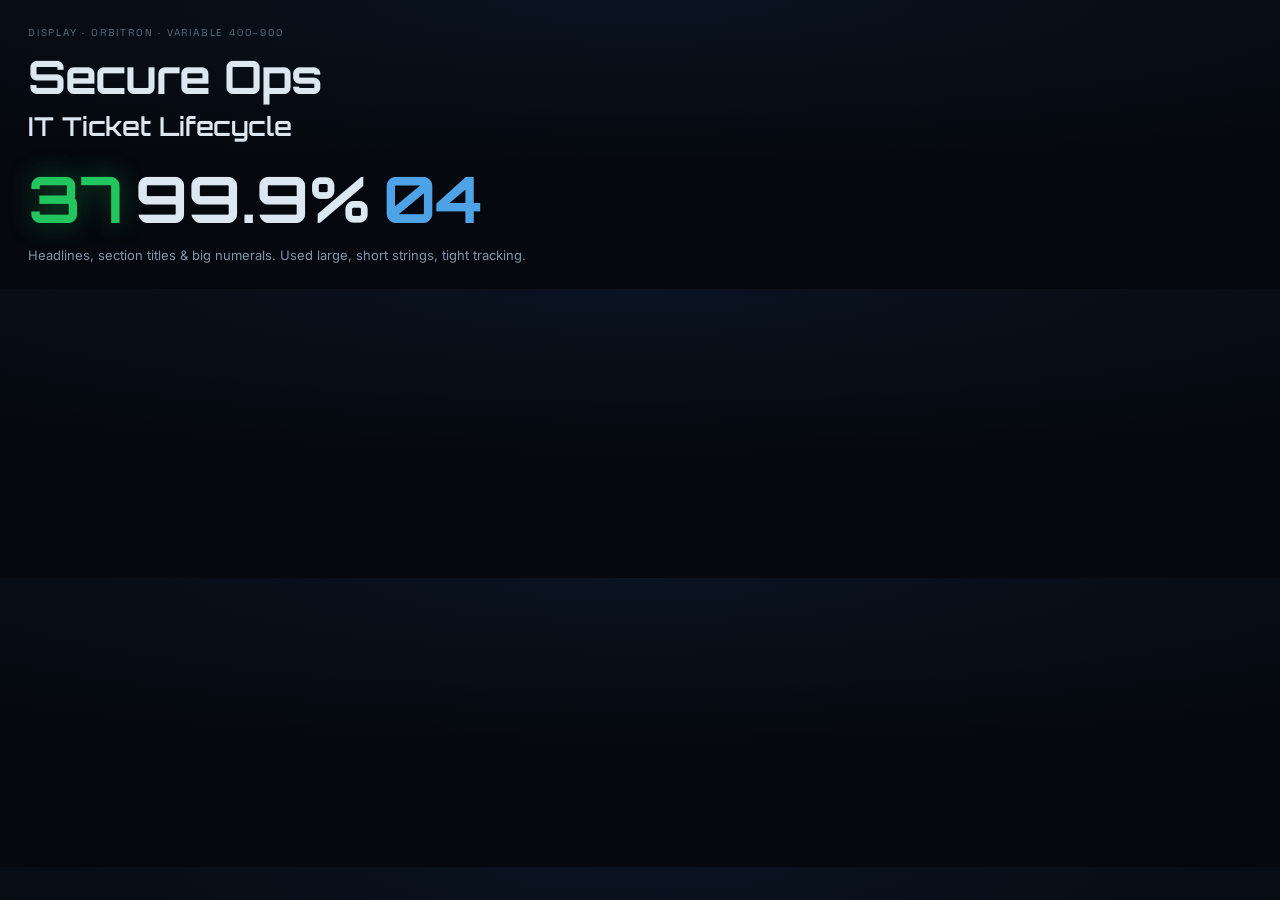
<file: preview/type-display.html>
<!DOCTYPE html><html lang="en"><head><meta charset="UTF-8"/>
<link rel="preconnect" href="https://fonts.googleapis.com"/><link rel="preconnect" href="https://fonts.gstatic.com" crossorigin/>
<link href="https://fonts.googleapis.com/css2?family=Inter:wght@400;500;600;700;800&family=Space+Grotesk:wght@400;500;600;700&display=swap" rel="stylesheet"/>
<link rel="stylesheet" href="https://cdnjs.cloudflare.com/ajax/libs/font-awesome/6.5.1/css/all.min.css"/>
<style>
@font-face{font-family:'Orbitron';src:url('../fonts/Orbitron-VariableFont_wght.ttf') format('truetype');font-weight:400 900;font-display:swap;}
*{box-sizing:border-box;margin:0;padding:0;}
body{width:700px;font-family:'Inter',sans-serif;background:#05080e;color:#dce7f1;
  background-image:radial-gradient(140% 100% at 50% 0%, #0a1320 0%, #05080e 60%);}
.card{padding:26px 28px;}
.disp{font-family:'Orbitron',sans-serif;} .mono{font-family:'Space Grotesk',monospace;}
.muted{color:#8093a6;} .faint{color:#5a6b7d;}
.lbl{font-family:'Space Grotesk',monospace;font-size:10px;letter-spacing:.18em;text-transform:uppercase;color:#5a6b7d;}
.row{display:flex;gap:12px;flex-wrap:wrap;align-items:center;}
.glass{background:rgba(16,24,36,0.62);backdrop-filter:blur(14px);border:1px solid rgba(120,170,220,0.14);border-radius:16px;}

</style></head><body><div class="card">
  <div class="lbl">Display · Orbitron · variable 400–900</div>
  <div class="disp" style="font-size:46px;font-weight:700;letter-spacing:-.02em;line-height:1.02;margin-top:14px;">Secure Ops</div>
  <div class="disp" style="font-size:26px;font-weight:600;margin-top:10px;">IT Ticket Lifecycle</div>
  <div class="row" style="margin-top:16px;align-items:baseline;">
    <span class="disp" style="font-size:64px;font-weight:700;color:#22c55e;text-shadow:0 0 26px rgba(34,197,94,.4);">37</span>
    <span class="disp" style="font-size:64px;font-weight:700;">99.9%</span>
    <span class="disp" style="font-size:64px;font-weight:700;color:#4ea3e6;">04</span>
  </div>
  <div class="muted" style="margin-top:8px;font-size:13px;">Headlines, section titles & big numerals. Used large, short strings, tight tracking.</div>
</div></body></html>
</file>
